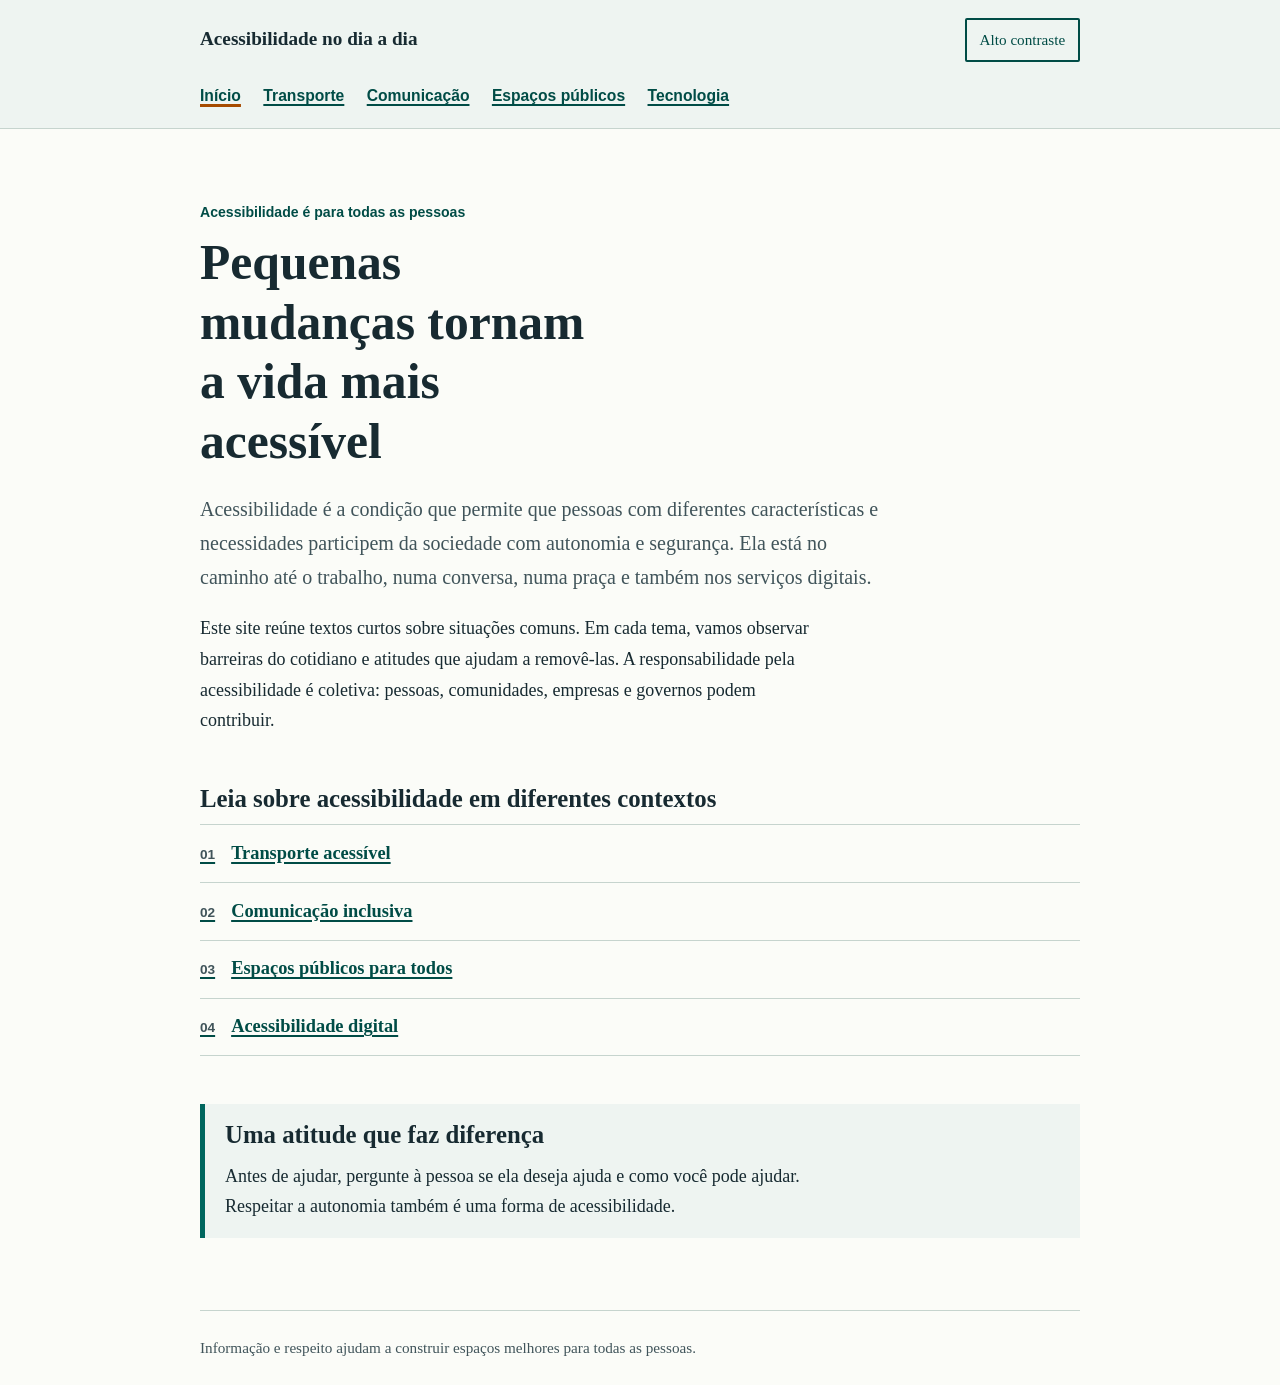
<file: index.html>
<!doctype html>
<html lang="pt-BR">
<head>
  <meta charset="utf-8">
  <meta name="viewport" content="width=device-width, initial-scale=1">
  <meta name="description" content="Textos simples sobre acessibilidade na vida cotidiana.">
  <title>Acessibilidade no dia a dia</title>
  <link rel="stylesheet" href="style.css">
  <script src="script.js" defer></script>
</head>
<body>
  <a class="skip-link" href="#conteudo">Pular para o conteúdo</a>
  <header class="site-header">
    <div class="header-inner">
      <a class="brand" href="index.html">Acessibilidade no dia a dia</a>
      <button class="contrast-button" type="button" aria-pressed="false">Alto contraste</button>
    </div>
    <nav class="site-nav" aria-label="Navegação principal">
      <a href="index.html" aria-current="page">Início</a>
      <a href="transporte.html">Transporte</a>
      <a href="comunicacao.html">Comunicação</a>
      <a href="espacos.html">Espaços públicos</a>
      <a href="tecnologia.html">Tecnologia</a>
    </nav>
  </header>

  <main id="conteudo" class="content">
    <p class="eyebrow">Acessibilidade é para todas as pessoas</p>
    <h1>Pequenas mudanças tornam a vida mais acessível</h1>
    <p class="intro">Acessibilidade é a condição que permite que pessoas com diferentes características e necessidades participem da sociedade com autonomia e segurança. Ela está no caminho até o trabalho, numa conversa, numa praça e também nos serviços digitais.</p>
    <p>Este site reúne textos curtos sobre situações comuns. Em cada tema, vamos observar barreiras do cotidiano e atitudes que ajudam a removê-las. A responsabilidade pela acessibilidade é coletiva: pessoas, comunidades, empresas e governos podem contribuir.</p>

    <section class="topics" aria-labelledby="temas-titulo">
      <h2 id="temas-titulo">Leia sobre acessibilidade em diferentes contextos</h2>
      <ul class="topic-list">
        <li><a href="transporte.html"><span>01</span> Transporte acessível</a></li>
        <li><a href="comunicacao.html"><span>02</span> Comunicação inclusiva</a></li>
        <li><a href="espacos.html"><span>03</span> Espaços públicos para todos</a></li>
        <li><a href="tecnologia.html"><span>04</span> Acessibilidade digital</a></li>
      </ul>
    </section>

    <aside class="note" aria-labelledby="atitude-titulo">
      <h2 id="atitude-titulo">Uma atitude que faz diferença</h2>
      <p>Antes de ajudar, pergunte à pessoa se ela deseja ajuda e como você pode ajudar. Respeitar a autonomia também é uma forma de acessibilidade.</p>
    </aside>
  </main>

  <footer class="site-footer">
    <p>Informação e respeito ajudam a construir espaços melhores para todas as pessoas.</p>
  </footer>
</body>
</html>
</file>
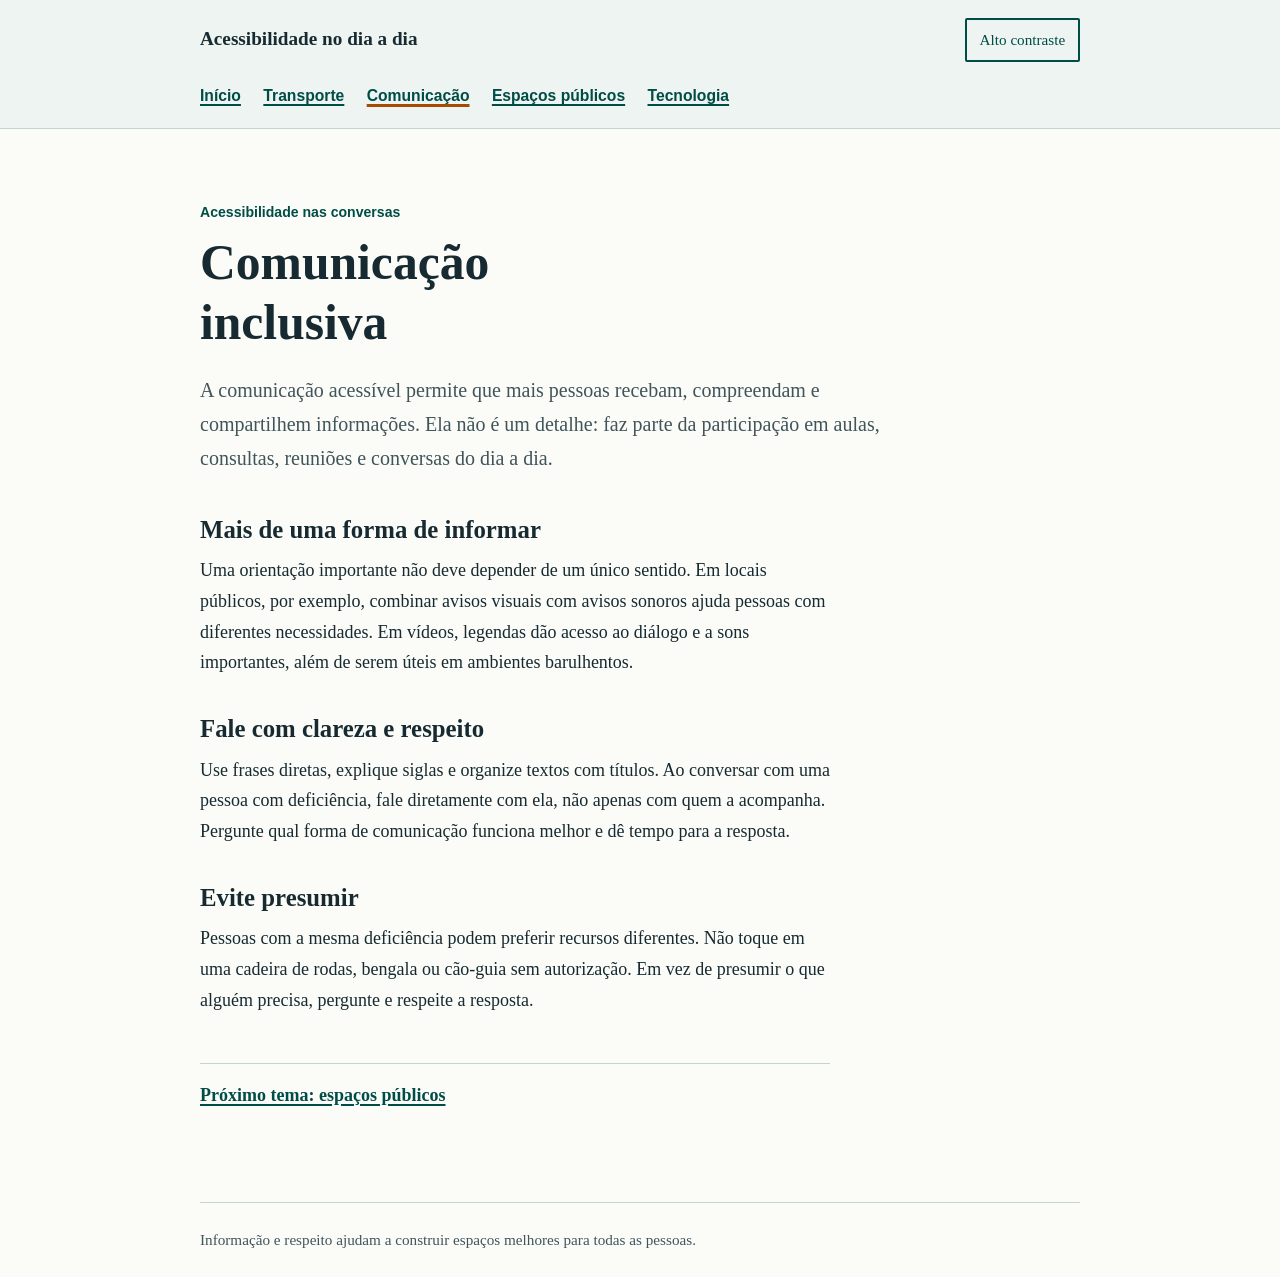
<file: comunicacao.html>
<!doctype html>
<html lang="pt-BR">
<head>
  <meta charset="utf-8">
  <meta name="viewport" content="width=device-width, initial-scale=1">
  <meta name="description" content="Práticas de comunicação acessível e inclusiva no cotidiano.">
  <title>Comunicação inclusiva | Acessibilidade no dia a dia</title>
  <link rel="stylesheet" href="style.css">
  <script src="script.js" defer></script>
</head>
<body>
  <a class="skip-link" href="#conteudo">Pular para o conteúdo</a>
  <header class="site-header">
    <div class="header-inner">
      <a class="brand" href="index.html">Acessibilidade no dia a dia</a>
      <button class="contrast-button" type="button" aria-pressed="false">Alto contraste</button>
    </div>
    <nav class="site-nav" aria-label="Navegação principal">
      <a href="index.html">Início</a>
      <a href="transporte.html">Transporte</a>
      <a href="comunicacao.html" aria-current="page">Comunicação</a>
      <a href="espacos.html">Espaços públicos</a>
      <a href="tecnologia.html">Tecnologia</a>
    </nav>
  </header>

  <main id="conteudo" class="content article-content">
    <p class="eyebrow">Acessibilidade nas conversas</p>
    <h1>Comunicação inclusiva</h1>
    <p class="intro">A comunicação acessível permite que mais pessoas recebam, compreendam e compartilhem informações. Ela não é um detalhe: faz parte da participação em aulas, consultas, reuniões e conversas do dia a dia.</p>

    <h2>Mais de uma forma de informar</h2>
    <p>Uma orientação importante não deve depender de um único sentido. Em locais públicos, por exemplo, combinar avisos visuais com avisos sonoros ajuda pessoas com diferentes necessidades. Em vídeos, legendas dão acesso ao diálogo e a sons importantes, além de serem úteis em ambientes barulhentos.</p>

    <h2>Fale com clareza e respeito</h2>
    <p>Use frases diretas, explique siglas e organize textos com títulos. Ao conversar com uma pessoa com deficiência, fale diretamente com ela, não apenas com quem a acompanha. Pergunte qual forma de comunicação funciona melhor e dê tempo para a resposta.</p>

    <h2>Evite presumir</h2>
    <p>Pessoas com a mesma deficiência podem preferir recursos diferentes. Não toque em uma cadeira de rodas, bengala ou cão-guia sem autorização. Em vez de presumir o que alguém precisa, pergunte e respeite a resposta.</p>

    <p class="next-link"><a href="espacos.html">Próximo tema: espaços públicos</a></p>
  </main>

  <footer class="site-footer">
    <p>Informação e respeito ajudam a construir espaços melhores para todas as pessoas.</p>
  </footer>
</body>
</html>
</file>
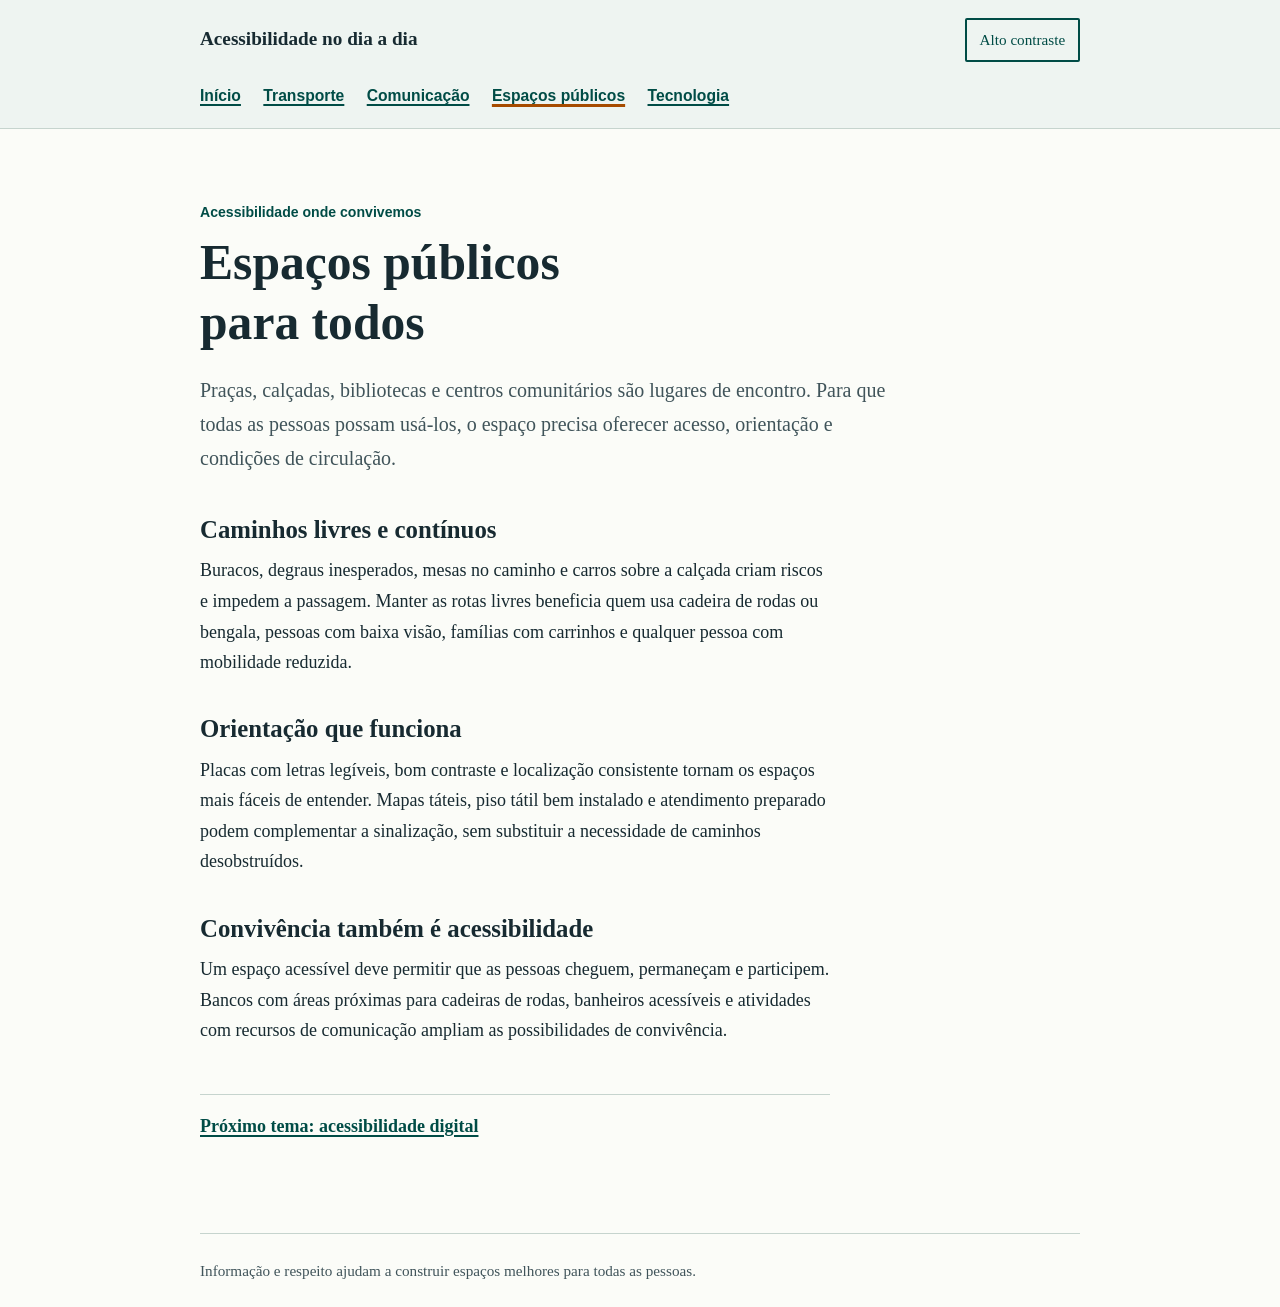
<file: espacos.html>
<!doctype html>
<html lang="pt-BR">
<head>
  <meta charset="utf-8">
  <meta name="viewport" content="width=device-width, initial-scale=1">
  <meta name="description" content="Acessibilidade em praças, calçadas e espaços de convivência.">
  <title>Espaços públicos acessíveis | Acessibilidade no dia a dia</title>
  <link rel="stylesheet" href="style.css">
  <script src="script.js" defer></script>
</head>
<body>
  <a class="skip-link" href="#conteudo">Pular para o conteúdo</a>
  <header class="site-header">
    <div class="header-inner">
      <a class="brand" href="index.html">Acessibilidade no dia a dia</a>
      <button class="contrast-button" type="button" aria-pressed="false">Alto contraste</button>
    </div>
    <nav class="site-nav" aria-label="Navegação principal">
      <a href="index.html">Início</a>
      <a href="transporte.html">Transporte</a>
      <a href="comunicacao.html">Comunicação</a>
      <a href="espacos.html" aria-current="page">Espaços públicos</a>
      <a href="tecnologia.html">Tecnologia</a>
    </nav>
  </header>

  <main id="conteudo" class="content article-content">
    <p class="eyebrow">Acessibilidade onde convivemos</p>
    <h1>Espaços públicos para todos</h1>
    <p class="intro">Praças, calçadas, bibliotecas e centros comunitários são lugares de encontro. Para que todas as pessoas possam usá-los, o espaço precisa oferecer acesso, orientação e condições de circulação.</p>

    <h2>Caminhos livres e contínuos</h2>
    <p>Buracos, degraus inesperados, mesas no caminho e carros sobre a calçada criam riscos e impedem a passagem. Manter as rotas livres beneficia quem usa cadeira de rodas ou bengala, pessoas com baixa visão, famílias com carrinhos e qualquer pessoa com mobilidade reduzida.</p>

    <h2>Orientação que funciona</h2>
    <p>Placas com letras legíveis, bom contraste e localização consistente tornam os espaços mais fáceis de entender. Mapas táteis, piso tátil bem instalado e atendimento preparado podem complementar a sinalização, sem substituir a necessidade de caminhos desobstruídos.</p>

    <h2>Convivência também é acessibilidade</h2>
    <p>Um espaço acessível deve permitir que as pessoas cheguem, permaneçam e participem. Bancos com áreas próximas para cadeiras de rodas, banheiros acessíveis e atividades com recursos de comunicação ampliam as possibilidades de convivência.</p>

    <p class="next-link"><a href="tecnologia.html">Próximo tema: acessibilidade digital</a></p>
  </main>

  <footer class="site-footer">
    <p>Informação e respeito ajudam a construir espaços melhores para todas as pessoas.</p>
  </footer>
</body>
</html>
</file>
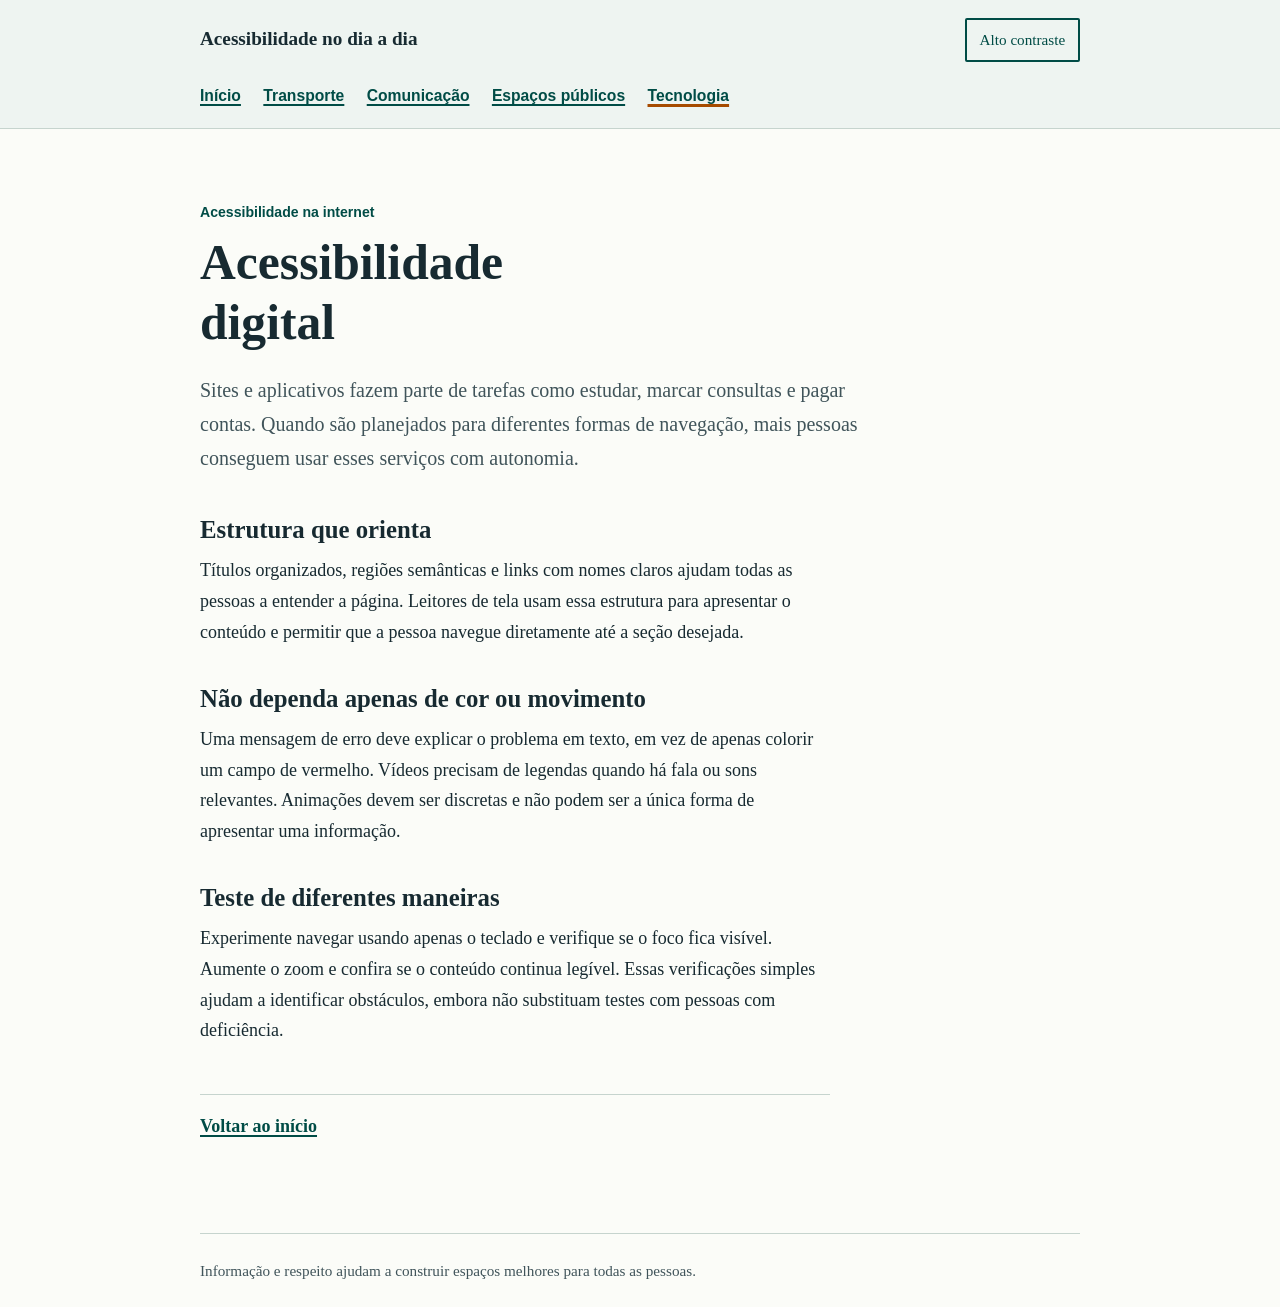
<file: tecnologia.html>
<!doctype html>
<html lang="pt-BR">
<head>
  <meta charset="utf-8">
  <meta name="viewport" content="width=device-width, initial-scale=1">
  <meta name="description" content="Princípios de acessibilidade em sites e serviços digitais.">
  <title>Acessibilidade digital | Acessibilidade no dia a dia</title>
  <link rel="stylesheet" href="style.css">
  <script src="script.js" defer></script>
</head>
<body>
  <a class="skip-link" href="#conteudo">Pular para o conteúdo</a>
  <header class="site-header">
    <div class="header-inner">
      <a class="brand" href="index.html">Acessibilidade no dia a dia</a>
      <button class="contrast-button" type="button" aria-pressed="false">Alto contraste</button>
    </div>
    <nav class="site-nav" aria-label="Navegação principal">
      <a href="index.html">Início</a>
      <a href="transporte.html">Transporte</a>
      <a href="comunicacao.html">Comunicação</a>
      <a href="espacos.html">Espaços públicos</a>
      <a href="tecnologia.html" aria-current="page">Tecnologia</a>
    </nav>
  </header>

  <main id="conteudo" class="content article-content">
    <p class="eyebrow">Acessibilidade na internet</p>
    <h1>Acessibilidade digital</h1>
    <p class="intro">Sites e aplicativos fazem parte de tarefas como estudar, marcar consultas e pagar contas. Quando são planejados para diferentes formas de navegação, mais pessoas conseguem usar esses serviços com autonomia.</p>

    <h2>Estrutura que orienta</h2>
    <p>Títulos organizados, regiões semânticas e links com nomes claros ajudam todas as pessoas a entender a página. Leitores de tela usam essa estrutura para apresentar o conteúdo e permitir que a pessoa navegue diretamente até a seção desejada.</p>

    <h2>Não dependa apenas de cor ou movimento</h2>
    <p>Uma mensagem de erro deve explicar o problema em texto, em vez de apenas colorir um campo de vermelho. Vídeos precisam de legendas quando há fala ou sons relevantes. Animações devem ser discretas e não podem ser a única forma de apresentar uma informação.</p>

    <h2>Teste de diferentes maneiras</h2>
    <p>Experimente navegar usando apenas o teclado e verifique se o foco fica visível. Aumente o zoom e confira se o conteúdo continua legível. Essas verificações simples ajudam a identificar obstáculos, embora não substituam testes com pessoas com deficiência.</p>

    <p class="next-link"><a href="index.html">Voltar ao início</a></p>
  </main>

  <footer class="site-footer">
    <p>Informação e respeito ajudam a construir espaços melhores para todas as pessoas.</p>
  </footer>
</body>
</html>
</file>
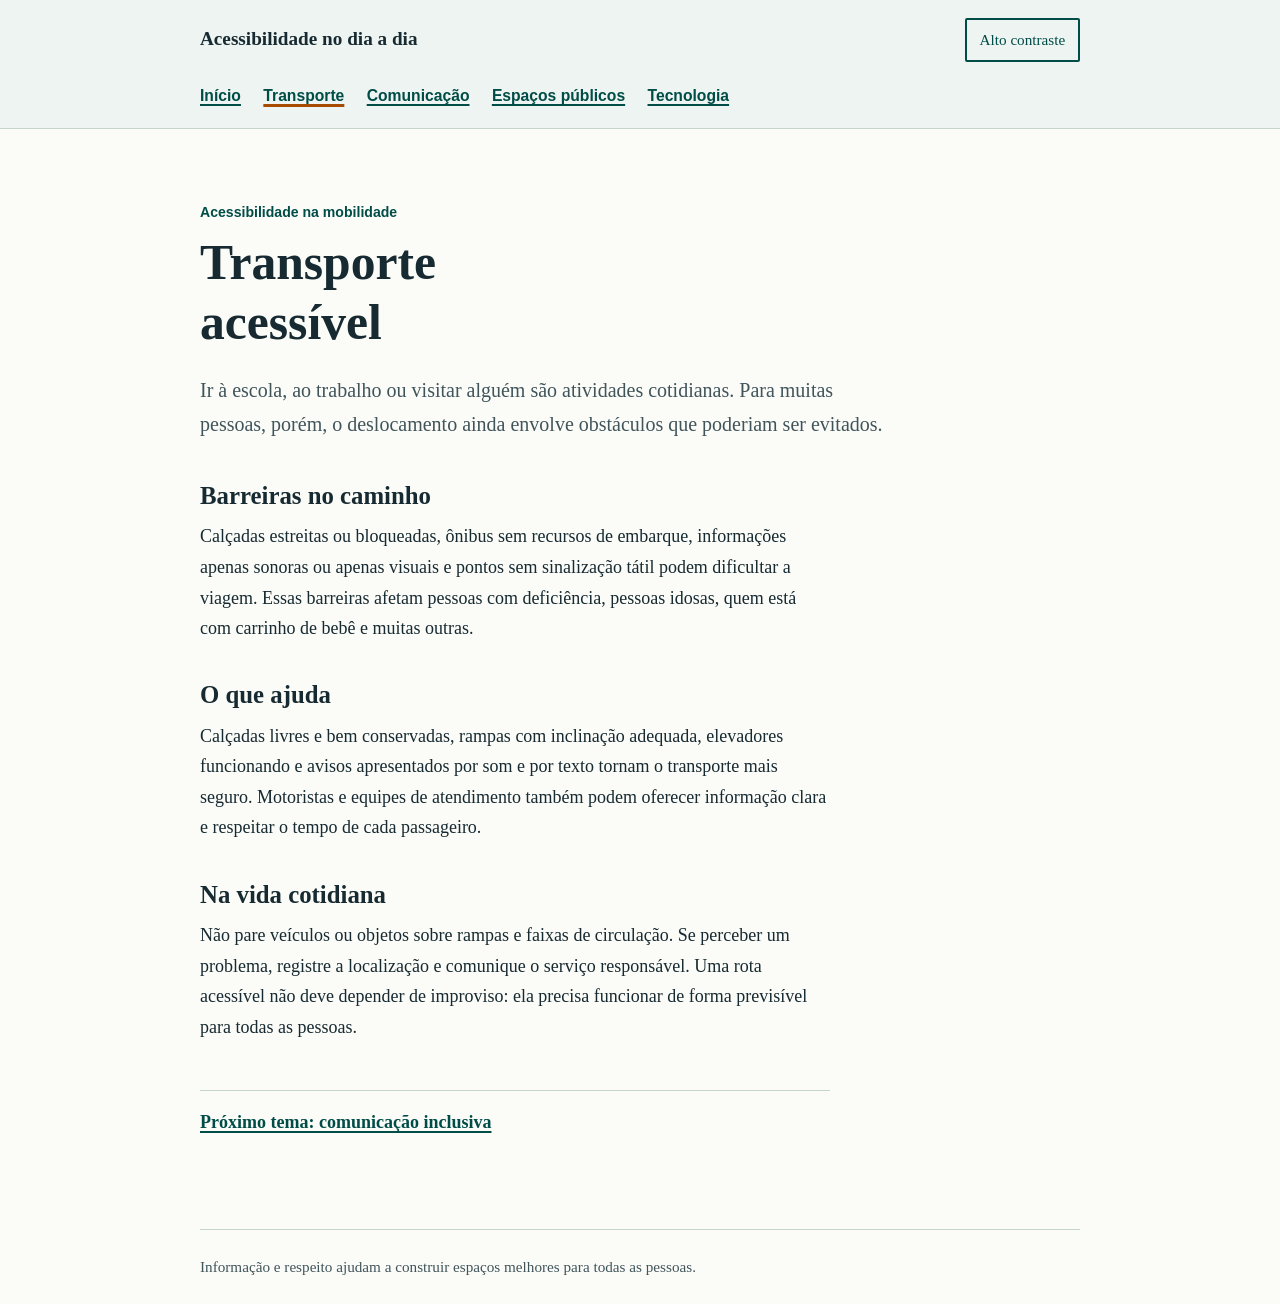
<file: transporte.html>
<!doctype html>
<html lang="pt-BR">
<head>
  <meta charset="utf-8">
  <meta name="viewport" content="width=device-width, initial-scale=1">
  <meta name="description" content="Como tornar o transporte cotidiano mais acessível.">
  <title>Transporte acessível | Acessibilidade no dia a dia</title>
  <link rel="stylesheet" href="style.css">
  <script src="script.js" defer></script>
</head>
<body>
  <a class="skip-link" href="#conteudo">Pular para o conteúdo</a>
  <header class="site-header">
    <div class="header-inner">
      <a class="brand" href="index.html">Acessibilidade no dia a dia</a>
      <button class="contrast-button" type="button" aria-pressed="false">Alto contraste</button>
    </div>
    <nav class="site-nav" aria-label="Navegação principal">
      <a href="index.html">Início</a>
      <a href="transporte.html" aria-current="page">Transporte</a>
      <a href="comunicacao.html">Comunicação</a>
      <a href="espacos.html">Espaços públicos</a>
      <a href="tecnologia.html">Tecnologia</a>
    </nav>
  </header>

  <main id="conteudo" class="content article-content">
    <p class="eyebrow">Acessibilidade na mobilidade</p>
    <h1>Transporte acessível</h1>
    <p class="intro">Ir à escola, ao trabalho ou visitar alguém são atividades cotidianas. Para muitas pessoas, porém, o deslocamento ainda envolve obstáculos que poderiam ser evitados.</p>

    <h2>Barreiras no caminho</h2>
    <p>Calçadas estreitas ou bloqueadas, ônibus sem recursos de embarque, informações apenas sonoras ou apenas visuais e pontos sem sinalização tátil podem dificultar a viagem. Essas barreiras afetam pessoas com deficiência, pessoas idosas, quem está com carrinho de bebê e muitas outras.</p>

    <h2>O que ajuda</h2>
    <p>Calçadas livres e bem conservadas, rampas com inclinação adequada, elevadores funcionando e avisos apresentados por som e por texto tornam o transporte mais seguro. Motoristas e equipes de atendimento também podem oferecer informação clara e respeitar o tempo de cada passageiro.</p>

    <h2>Na vida cotidiana</h2>
    <p>Não pare veículos ou objetos sobre rampas e faixas de circulação. Se perceber um problema, registre a localização e comunique o serviço responsável. Uma rota acessível não deve depender de improviso: ela precisa funcionar de forma previsível para todas as pessoas.</p>

    <p class="next-link"><a href="comunicacao.html">Próximo tema: comunicação inclusiva</a></p>
  </main>

  <footer class="site-footer">
    <p>Informação e respeito ajudam a construir espaços melhores para todas as pessoas.</p>
  </footer>
</body>
</html>
</file>
<file: style.css>
:root {
  color-scheme: light;
  --ink: #172a31;
  --muted: #40545a;
  --paper: #fbfcf8;
  --surface: #eef4f1;
  --accent: #00665e;
  --accent-dark: #004c46;
  --line: #c6d4ce;
  --focus: #a64b00;
}

* {
  box-sizing: border-box;
}

html {
  scroll-behavior: smooth;
}

body {
  margin: 0;
  background: var(--paper);
  color: var(--ink);
  font-family: Georgia, "Times New Roman", serif;
  font-size: 1.125rem;
  line-height: 1.7;
}

a {
  color: var(--accent-dark);
  text-decoration-thickness: 0.1em;
  text-underline-offset: 0.18em;
}

a:hover {
  text-decoration-thickness: 0.16em;
}

a:focus-visible,
button:focus-visible {
  outline: 3px solid var(--focus);
  outline-offset: 4px;
}

.skip-link {
  position: absolute;
  z-index: 2;
  top: 0.75rem;
  left: 0.75rem;
  padding: 0.6rem 0.9rem;
  transform: translateY(-160%);
  background: var(--ink);
  color: #fff;
}

.skip-link:focus {
  transform: translateY(0);
}

.site-header {
  border-bottom: 1px solid var(--line);
  background: var(--surface);
}

.header-inner,
.site-nav,
.content,
.site-footer {
  width: min(100% - 2rem, 55rem);
  margin-inline: auto;
}

.header-inner {
  display: flex;
  align-items: center;
  justify-content: space-between;
  gap: 1rem;
  padding-block: 1.1rem;
}

.brand {
  color: var(--ink);
  font-size: 1.2rem;
  font-weight: 700;
  line-height: 1.3;
  text-decoration: none;
}

.contrast-button {
  min-height: 2.75rem;
  padding: 0.45rem 0.8rem;
  border: 2px solid var(--accent-dark);
  border-radius: 2px;
  background: transparent;
  color: var(--accent-dark);
  font: inherit;
  font-size: 0.95rem;
  cursor: pointer;
}

.contrast-button:hover,
.contrast-button[aria-pressed="true"] {
  background: var(--accent-dark);
  color: #fff;
}

.site-nav {
  display: flex;
  flex-wrap: wrap;
  gap: 0.25rem 1.4rem;
  padding-bottom: 0.9rem;
}

.site-nav a {
  padding-block: 0.25rem;
  font-family: Arial, sans-serif;
  font-size: 0.98rem;
  font-weight: 700;
}

.site-nav a[aria-current="page"] {
  text-decoration-thickness: 0.18em;
  text-decoration-color: var(--focus);
}

.content {
  padding-block: clamp(2.5rem, 7vw, 4.5rem);
}

.eyebrow {
  margin: 0 0 0.5rem;
  color: var(--accent-dark);
  font-family: Arial, sans-serif;
  font-size: 0.88rem;
  font-weight: 700;
}

h1,
h2 {
  line-height: 1.2;
}

h1 {
  max-width: 17ch;
  margin: 0 0 1.3rem;
  font-size: clamp(2rem, 5vw, 3.1rem);
}

h2 {
  margin: 2.3rem 0 0.65rem;
  font-size: 1.55rem;
}

p {
  max-width: 70ch;
  margin: 0 0 1.2rem;
}

.intro {
  color: var(--muted);
  font-size: 1.25rem;
}

.topics {
  margin-top: 3rem;
}

.topics h2 {
  margin-top: 0;
}

.topic-list {
  margin: 0;
  padding: 0;
  border-top: 1px solid var(--line);
  list-style: none;
}

.topic-list li {
  border-bottom: 1px solid var(--line);
}

.topic-list a {
  display: flex;
  align-items: baseline;
  gap: 1rem;
  padding-block: 0.8rem;
  font-size: 1.15rem;
  font-weight: 700;
}

.topic-list span {
  color: var(--muted);
  font-family: Arial, sans-serif;
  font-size: 0.85rem;
}

.note {
  margin-top: 3rem;
  padding: 1rem 1.25rem;
  border-left: 5px solid var(--accent);
  background: var(--surface);
}

.note h2 {
  margin-top: 0;
}

.note p {
  margin-bottom: 0;
}

.article-content h2:first-of-type {
  margin-top: 2.5rem;
}

.next-link {
  margin-top: 3rem;
  padding-top: 1rem;
  border-top: 1px solid var(--line);
  font-weight: 700;
}

.site-footer {
  padding-block: 1.5rem;
  border-top: 1px solid var(--line);
  color: var(--muted);
  font-size: 0.95rem;
}

.site-footer p {
  margin-bottom: 0;
}

body.high-contrast {
  --ink: #000;
  --muted: #111;
  --paper: #fff;
  --surface: #fff;
  --accent: #000;
  --accent-dark: #000;
  --line: #000;
  --focus: #c00000;
}

body.high-contrast .site-header,
body.high-contrast .note {
  border-color: #000;
  background: #fff;
}

body.high-contrast .note {
  border-left-color: #000;
}

@media (max-width: 38rem) {
  body {
    font-size: 1.05rem;
  }

  .header-inner {
    align-items: flex-start;
  }

  .brand {
    max-width: 12rem;
  }

  .site-nav {
    gap: 0.2rem 1rem;
  }
}

@media (prefers-reduced-motion: reduce) {
  html {
    scroll-behavior: auto;
  }
}
</file>
